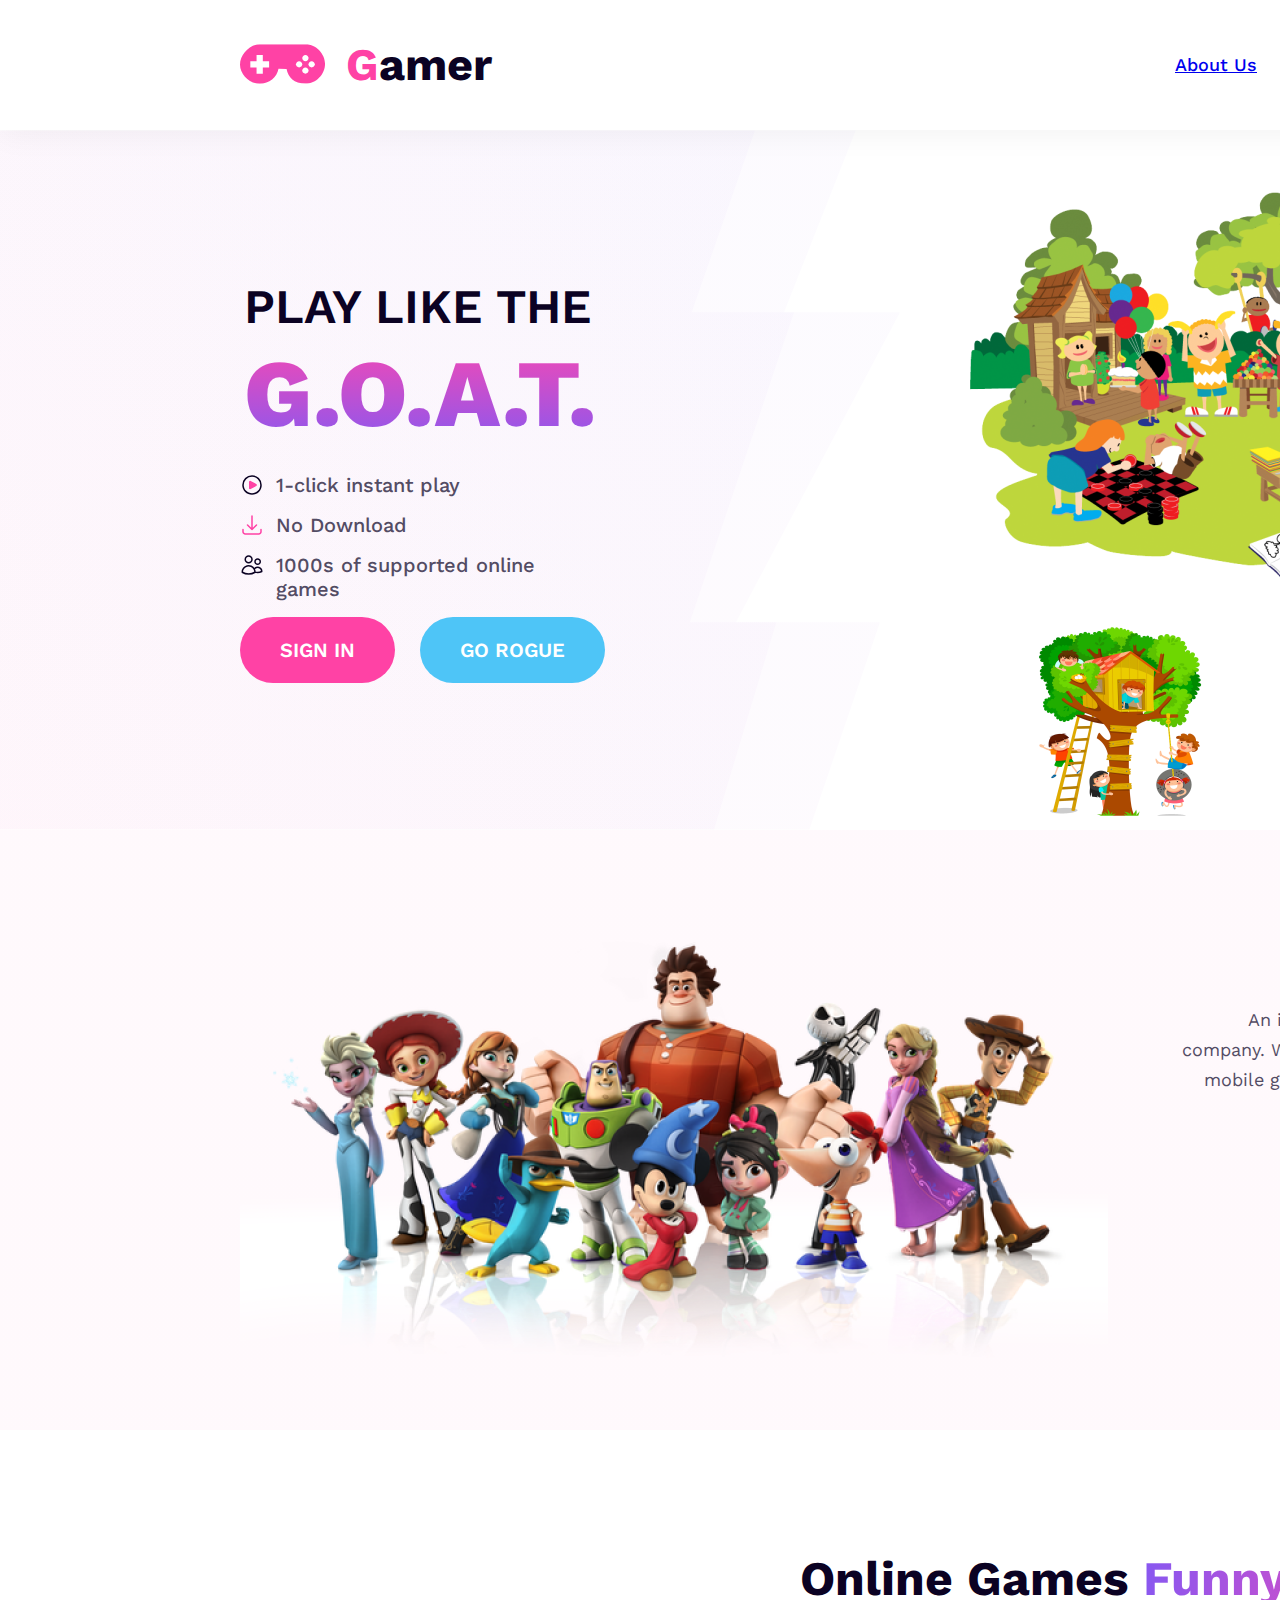
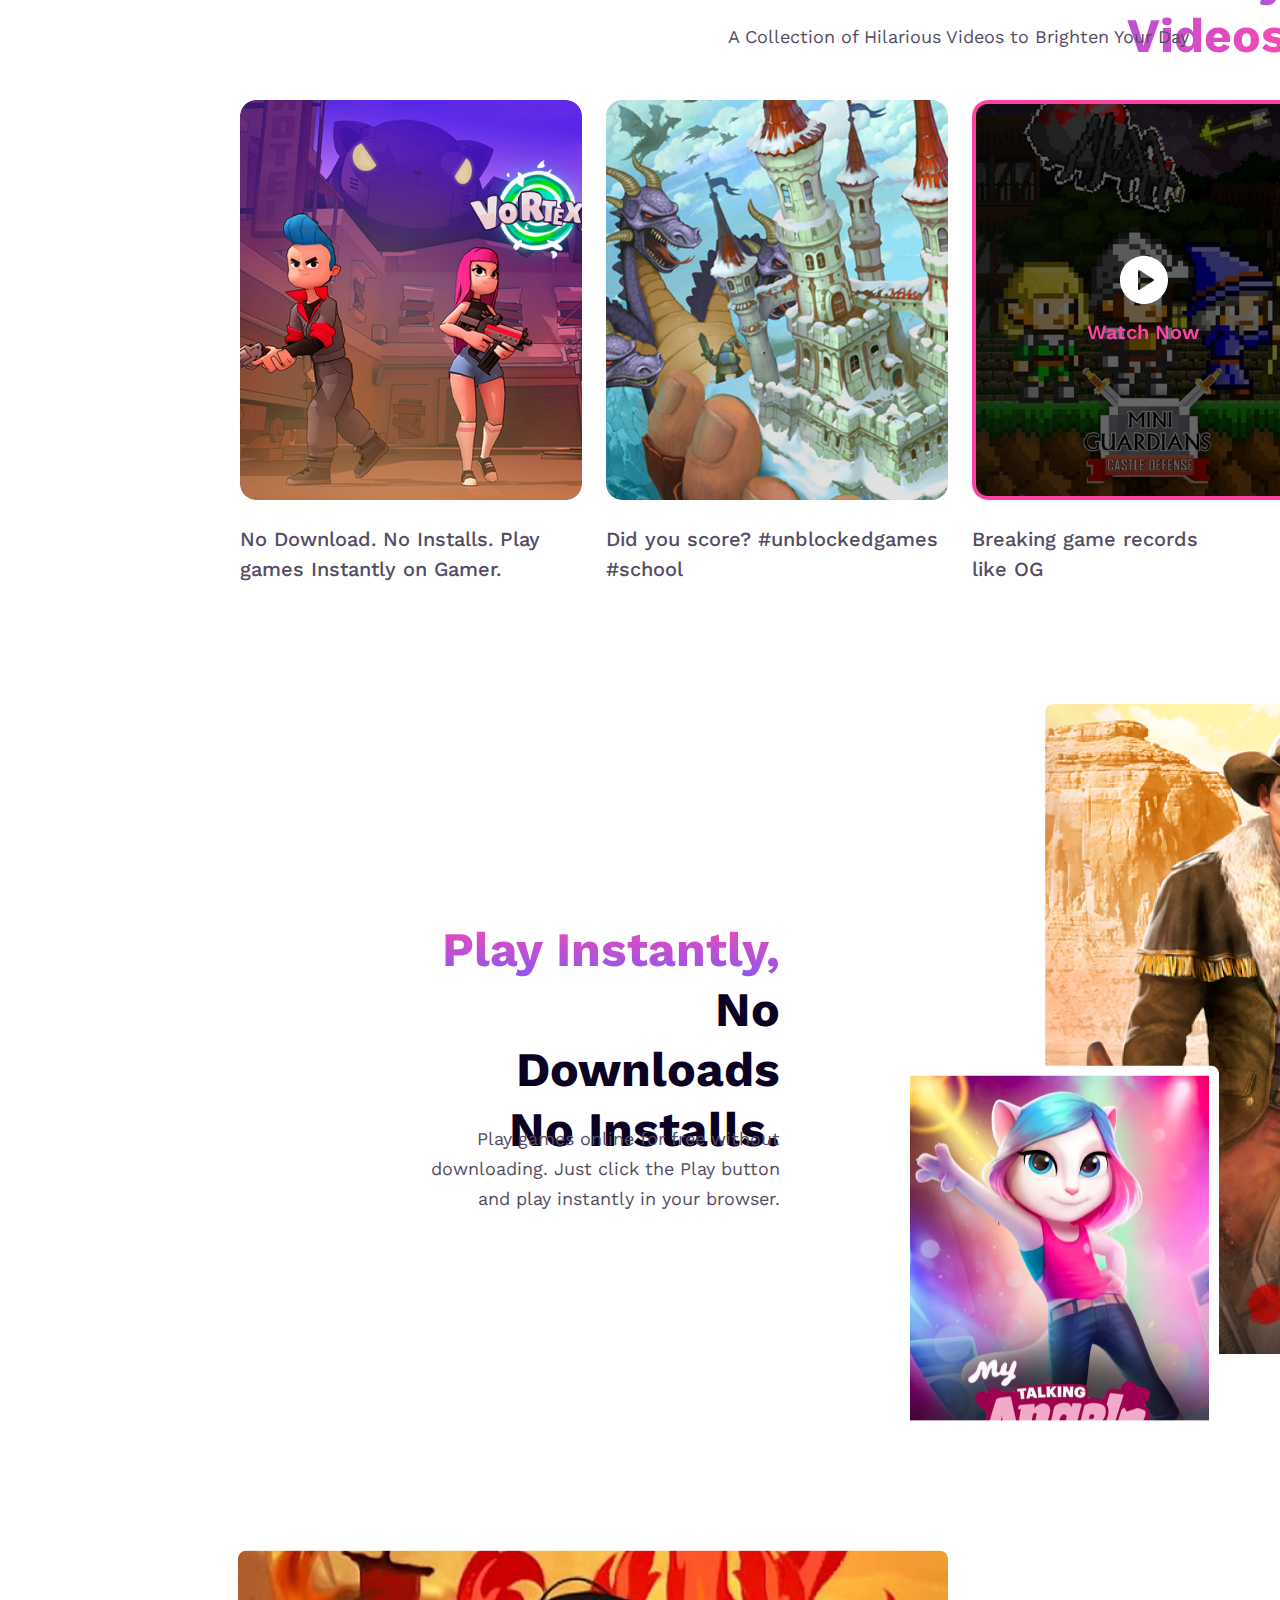
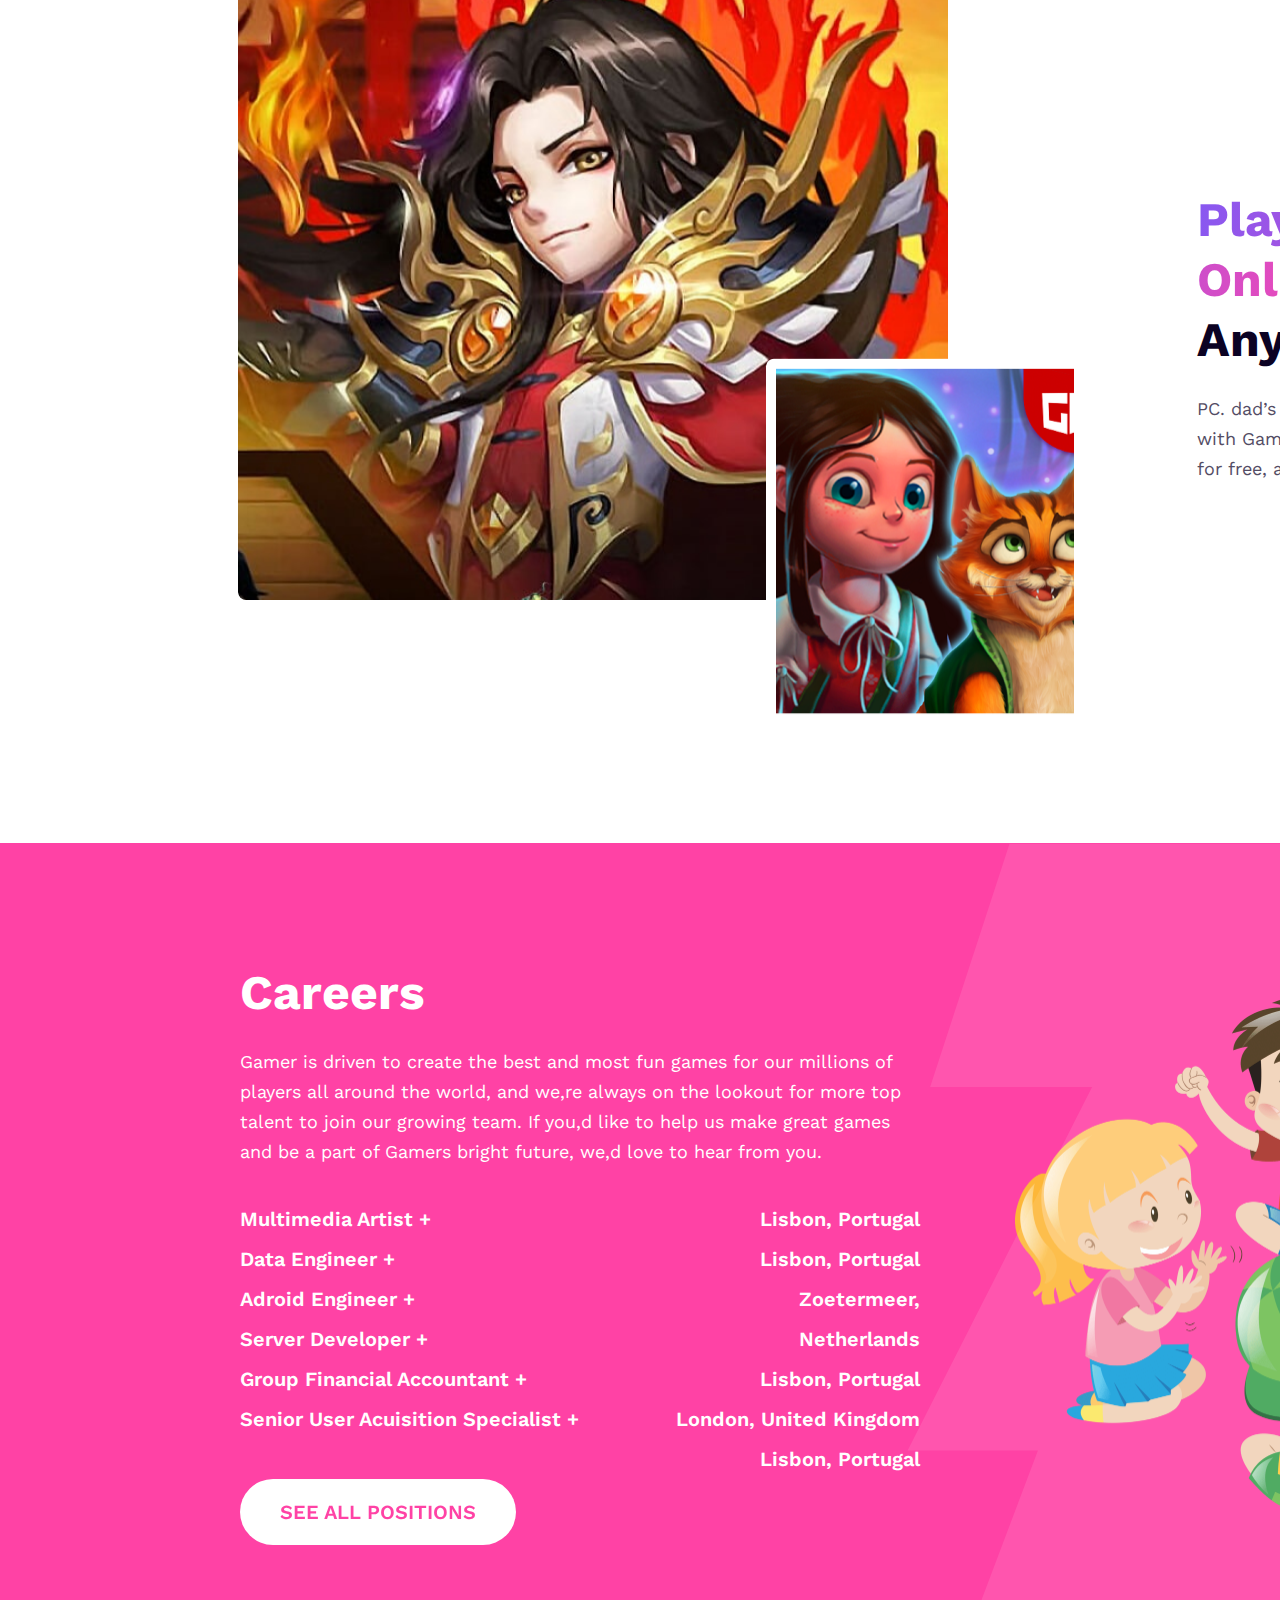
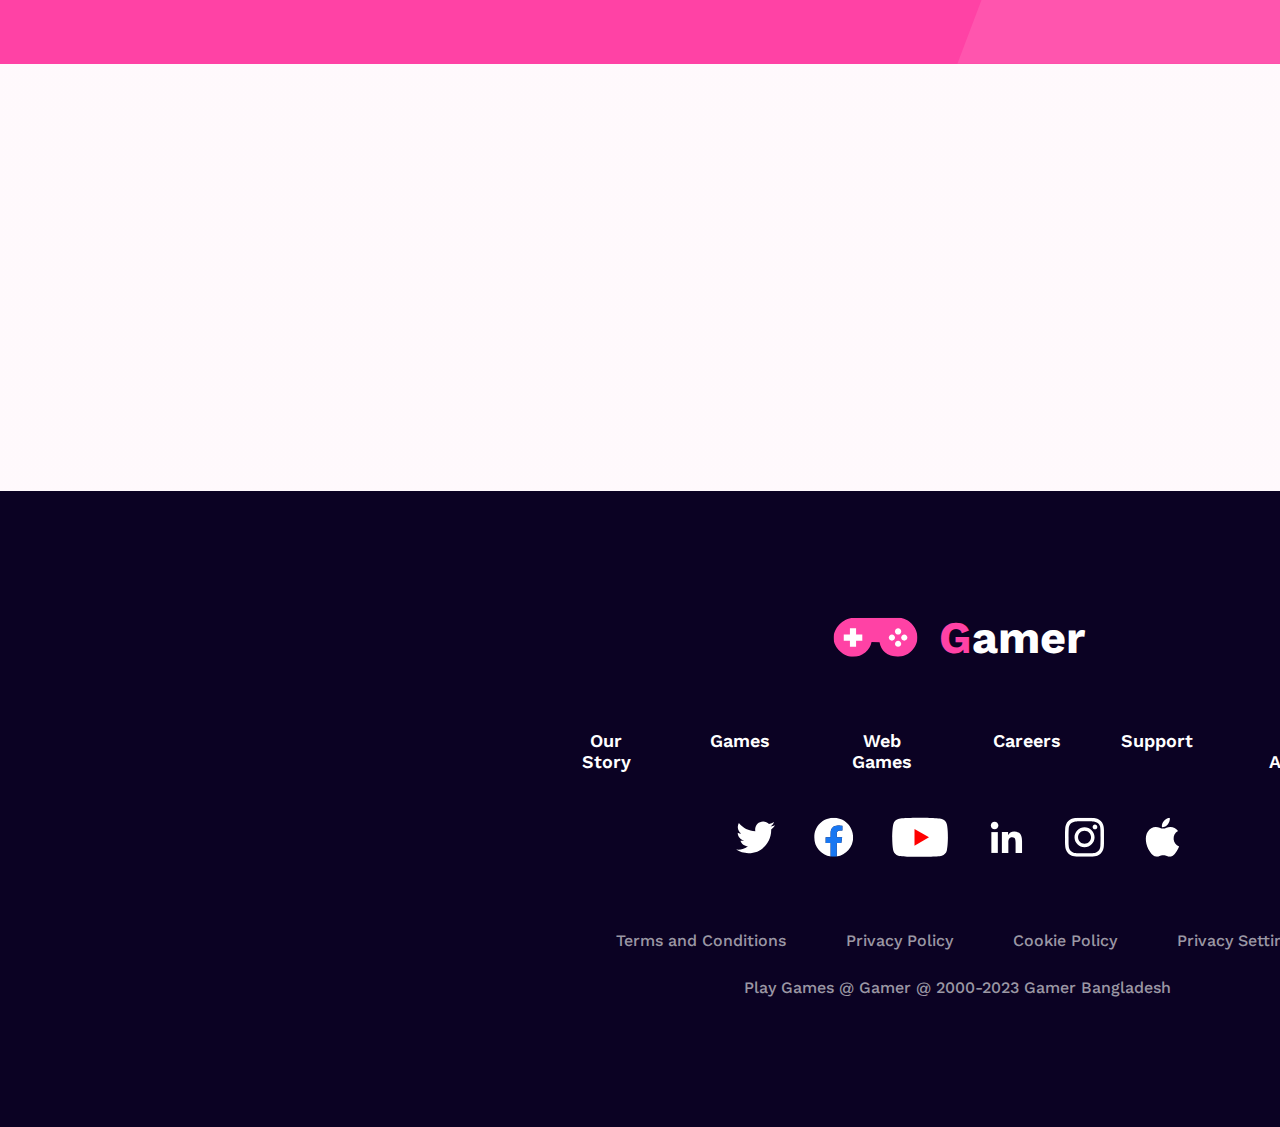
<file: index.html>
<!DOCTYPE html>
<html>

<head>
  <meta charset="utf-8" />
  <meta name="viewport" content="initial-scale=1, width=device-width" />
  <link rel="stylesheet" href="./global.css" />
  <link rel="stylesheet" href="./index.css" />
  <link rel="stylesheet"
    href="https://fonts.googleapis.com/css2?family=Work Sans:wght@400;500;600;700;800&display=swap" />
</head>

<body>
  <div class="assignment-two-parent">
    <div class="assignment-two">
      <div class="nav">
        <div class="nav-child"></div>
        <div class="nav-bar">
          <div class="nar-left">
            <div class="gamer">
              <span class="g">G</span>
              <span class="amer">amer</span>
            </div>
            <img class="ft-logo-icon" alt="" src="./public/navlogo.svg" />
          </div>
          <div class="nav-right">
            <div class="links">
              <a class="about-us" href="#">About Us</a>
              <a class="developers" href="#">Developers</a>
            </div>
            <div class="follow-us">
              <div class="follow-us-bg"></div>
              <div class="follow-us-on">Follow Us On</div>
              <img class="follow-us-image-icon" alt="" src="./public/followusimage.svg" />
            </div>
          </div>
        </div>
      </div>
      <img class="header-section-icon" alt="" src="./public/headersection.svg" />

      <div class="pngwing-3-parent">
        <img class="pngwing-3-icon" alt="" src="./public/pngwing-3@2x.png" />

        <img class="pngwing-2-icon" alt="" src="./public/pngwing-2@2x.png" />

        <img class="pngwing-1-icon" alt="" src="./public/pngwing-1@2x.png" />
      </div>
      <div class="header-dc">
        <div class="header-dc-inner">
          <div class="header-dc-inner">
            <div class="play-like-the-parent">
              <div class="play-like-the">Play Like The</div>
              <div class="goat">G.O.A.T.</div>
            </div>
            <div class="group-container">
              <div class="click-instant-play-parent">
                <div class="click-instant-play">1-Click instant play</div>
                <img class="frame-icon" alt="" src="./public/frame.svg" />
              </div>
              <div class="no-download-parent">
                <div class="no-download">No Download</div>
                <img class="frame-icon" alt="" src="./public/frame1.svg" />
              </div>
              <div class="s-of-supported-online-games-parent">
                <div class="no-download">1000s of supported online games</div>
                <img class="frame-icon" alt="" src="./public/frame2.svg" />
              </div>
            </div>
          </div>
        </div>
        <div class="frame-parent">
          <div class="sign-in-wrapper">
            <div class="sign-in">Sign In</div>
          </div>
          <div class="go-rogue-wrapper">
            <div class="sign-in">Go Rogue</div>
          </div>
        </div>
      </div>
      <div class="assignment-two-child"></div>
      <div class="group-div">
        <div class="we-are-gamer-parent">
          <b class="we-are-gamer">We are gamer</b>
          <div class="an-international-digital">
            An international digital games and entertainment company. We
            develop, publish and distribute multiplayer mobile games. We reach
            over 400 million players each month and our audience keeps
            growing.
          </div>
        </div>
        <div class="our-purpose-unleash-container">
          <p class="our-purpose">Our purpose...</p>
          <p class="unleash-the-gamer-in-everyone">
            <b>“unleash the gamer in everyone”</b>
          </p>
        </div>
        <div class="know-more-wrapper">
          <div class="sign-in">know more</div>
        </div>
      </div>
      <img class="pngwing-4-icon" alt="" src="./public/pngwing-4@2x.png" />

      <div class="online-games-funny-videos-parent">
        <b class="online-games-funny-container">
          <span>Online Games</span>
          <span class="funny-videos"> Funny Videos</span>
        </b>
        <div class="a-collection-of">
          A Collection of Hilarious Videos to Brighten Your Day
        </div>
      </div>
      <div class="rectangle-parent">
        <img class="group-child" alt="" src="./public/rectangle-4@2x.png" />

        <div class="no-download-no">
          No Download. No Installs. Play games Instantly on Gamer.
        </div>
      </div>
      <div class="rectangle-group">
        <img class="group-child" alt="" src="./public/rectangle-41@2x.png" />

        <div class="no-download-no">
          Did you score? #unblockedgames #school
        </div>
      </div>
      <img class="assignment-two-item" alt="" src="./public/rectangle-42@2x.png" />

      <div class="breaking-game-records">Breaking game records like OG</div>
      <div class="rectangle-container">
        <img class="group-child" alt="" src="./public/rectangle-43@2x.png" />

        <div class="no-download-no">
          Busted gaming on school laptop, but you are still lit.
        </div>
      </div>
      <div class="group-parent1">
        <img class="group-icon" alt="" src="./public/group-28.svg" />

        <div class="watch-now">Watch Now</div>
      </div>
      <div class="group-parent2">
        <div class="rectangle-parent1">
          <img class="rectangle-icon" alt="" src="./public/rectangle-5@2x.png" />

          <img class="group-child1" alt="" src="./public/rectangle-6@2x.png" />
        </div>
        <div class="play-instantly-no-downloads-n-parent">
          <b class="play-instantly-no-container">
            <p class="play-instantly">Play Instantly,</p>
            <p class="no-downloads">No Downloads</p>
            <p class="no-downloads">No Installs.</p>
          </b>
          <div class="play-games-online">
            Play games online for free without downloading. Just click the
            Play button and play instantly in your browser.
          </div>
        </div>
      </div>
      <div class="group-parent3">
        <div class="rectangle-parent2">
          <img class="group-child2" alt="" src="./public/rectangle-61@2x.png" />

          <img class="group-child3" alt="" src="./public/rectangle-7@2x.png" />
        </div>
        <div class="play-games-online-anywhere-an-parent">
          <b class="play-games-online-container">
            <span class="funny-videos">Play Games Online </span>
            <span>Anywhere, Anytime!</span>
          </b>
          <div class="pc-dads-phone">
            PC. dad’s phone, mom’s tablet, or your Chromebook, with Gamer you
            can play your favorite games online for free, any time, anywhere ,
            on any device.
          </div>
        </div>
      </div>
      <div class="assignment-two-inner"></div>
      <div class="rectangle-div"></div>
      <div class="group-parent4">
        <div class="careers-parent">
          <b class="careers">Careers</b>
          <div class="gamer-is-driven">
            Gamer is driven to create the best and most fun games for our
            millions of players all around the world, and we,re always on the
            lookout for more top talent to join our growing team. If you,d
            like to help us make great games and be a part of Gamers bright
            future, we,d love to hear from you.
          </div>
        </div>
        <div class="multimedia-artist-container">
          <p class="no-downloads">Multimedia Artist +</p>
          <p class="no-downloads">Data Engineer +</p>
          <p class="no-downloads">Adroid Engineer +</p>
          <p class="no-downloads">Server Developer +</p>
          <p class="no-downloads">Group Financial Accountant +</p>
          <p class="no-downloads">Senior User Acuisition Specialist +</p>
        </div>
        <div class="lisbon-portugal-lisbon-container">
          <p class="no-downloads">Lisbon, Portugal</p>
          <p class="no-downloads">Lisbon, Portugal</p>
          <p class="no-downloads">Zoetermeer, Netherlands</p>
          <p class="no-downloads">Lisbon, Portugal</p>
          <p class="no-downloads">London, United Kingdom</p>
          <p class="no-downloads">Lisbon, Portugal</p>
        </div>
        <div class="see-all-positions-wrapper">
          <div class="see-all-positions">See all positions</div>
        </div>
      </div>
      <div class="pngwing-5-parent">
        <img class="pngwing-5-icon" alt="" src="./public/pngwing-5@2x.png" />

        <img class="vector-icon" alt="" src="./public/vector-2.svg" />
      </div>
      <div class="game-section">
        <div class="game-bg">
          <div class="game-bg-inner">
            <img class="group-child4" alt="" src="./public/rectangle-11@2x.png" />
          </div>
          <div class="educational-games">
            <div class="rectangle-parent3">
              <div class="group-child5"></div>
              <div class="role-palying-games">Educational Games</div>
            </div>
            <img class="educational-games-child" alt="" src="./public/rectangle-111@2x.png" />
          </div>
          <div class="word-games">
            <div class="rectangle-parent4">
              <div class="group-child6"></div>
              <div class="role-palying-games">Word Games</div>
            </div>
            <img class="educational-games-child" alt="" src="./public/rectangle-112@2x.png" />
          </div>
          <div class="rp-games">
            <div class="rectangle-parent5">
              <div class="group-child7"></div>
              <div class="role-palying-games">Role Palying Games</div>
            </div>
            <img class="educational-games-child" alt="" src="./public/rectangle-113@2x.png" />
          </div>
          <div class="strategy-games">
            <div class="rectangle-parent6">
              <div class="group-child8"></div>
              <div class="role-palying-games">Strategy Games</div>
            </div>
            <img class="educational-games-child" alt="" src="./public/rectangle-114@2x.png" />
          </div>
          <div class="rectangle-parent7">
            <div class="group-child9"></div>
            <div class="role-palying-games">Action Games</div>
          </div>
          <div class="adventure-games">
            <div class="rectangle-parent8">
              <div class="group-child10"></div>
              <div class="role-palying-games">Adventure Games</div>
            </div>
            <img class="educational-games-child" alt="" src="./public/rectangle-115@2x.png" />
          </div>
          <div class="arcade-games">
            <div class="rectangle-parent9">
              <div class="group-child11"></div>
              <div class="arcade-games1">Arcade Games</div>
            </div>
            <img class="educational-games-child" alt="" src="./public/rectangle-116@2x.png" />
          </div>
          <div class="ma-games">
            <div class="rectangle-parent10">
              <div class="group-child12"></div>
              <div class="role-palying-games">Music & Audio Games</div>
            </div>
            <img class="educational-games-child" alt="" src="./public/rectangle-117@2x.png" />
          </div>
          <div class="puzzle-games">
            <div class="rectangle-parent11">
              <div class="group-child13"></div>
              <div class="role-palying-games">Puzzle Games</div>
            </div>
            <img class="educational-games-child" alt="" src="./public/rectangle-118@2x.png" />
          </div>
        </div>
      </div>
      <div class="footer">
        <div class="footer-child"></div>
        <div class="footer-content">
          <div class="footer-content-dec">
            <div class="footer-dec">
              <div class="terms-and-conditions">Terms and Conditions</div>
              <div class="terms-and-conditions">Privacy Policy</div>
              <div class="terms-and-conditions">Cookie Policy</div>
              <div class="terms-and-conditions">Privacy Settings</div>
            </div>
            <div class="footer-copyrignt">
              <div class="terms-and-conditions">
                Play Games @ Gamer @ 2000-2023 Gamer Bangladesh
              </div>
            </div>
          </div>
          <div class="footer-logo">
            <b class="gamer">
              <span class="g">G</span>
              <span>amer</span>
            </b>
            <img class="ft-logo-icon" alt="" src="./public/ftlogo.svg" />
          </div>
          <div class="footer-links">
            <div class="our-story">Our Story</div>
            <div class="our-story">Games</div>
            <div class="our-story">Web Games</div>
            <div class="our-story">Careers</div>
            <div class="our-story">Support</div>
            <div class="our-story">My Account</div>
          </div>
          <img class="footer-social-links-icon" alt="" src="./public/footersociallinks.svg" />
        </div>
      </div>
    </div>
  </div>
</body>

</html>
</file>
<file: global.css>
body {
  margin: 0;
  line-height: normal;
}

:root {
  /* fonts */
  --font-work-sans: "Work Sans";

  /* font sizes */
  --font-size-lg: 18px;
  --font-size-26xl: 45px;
  --font-size-base: 16px;
  --font-size-xl: 20px;
  --font-size-29xl: 48px;
  --font-size-13xl: 32px;
  --font-size-5xl: 24px;
  --font-size-76xl: 95px;

  /* Colors */
  --color-white: #fff;
  --color-darkslategray: #3c354f;
  --color-gray-100: #0b0223;
  --color-gray-200: rgba(255, 255, 255, 0.6);
  --color-gray-300: rgba(11, 2, 35, 0.1);
  --color-dimgray: #534c64;
  --color-deepskyblue: #4ec5f7;

  /* Gaps */
  --gap-41xl: 60px;

  /* Paddings */
  --padding-3xs: 10px;
  --padding-2xl: 21px;
  --padding-21xl: 40px;

  /* border radiuses */
  --br-5xs: 8px;
  --br-31xl: 50px;
  --br-29xl: 48px;
  --br-base: 16px;
}
</file>
<file: index.css>
.header-section-icon {
  position: absolute;
  top: 130px;
  left: 0;
  width: 900px;
  height: 700px;
}

.pngwing-1-icon,
.pngwing-2-icon,
.pngwing-3-icon {
  position: absolute;
  top: 446px;
  left: 358.55px;
  width: 360.89px;
  height: 235.02px;
  object-fit: cover;
}

.pngwing-1-icon,
.pngwing-2-icon {
  top: 468px;
  left: 44px;
  width: 213px;
  height: 213px;
}

.pngwing-1-icon {
  top: 0;
  left: 0;
  width: 711px;
  height: 446px;
}

.pngwing-3-parent {
  position: absolute;
  top: 149px;
  left: 969px;
  width: 719.45px;
  height: 681.02px;
}

.goat,
.play-like-the {
  position: absolute;
  top: 0;
  left: 4px;
  text-transform: uppercase;
  font-weight: 600;
}

.goat {
  top: 60px;
  font-size: 95px;
  font-family: Work Sans;
  font-weight: 800;
  text-transform: uppercase;
  word-wrap: break-word;
  background: linear-gradient(180deg, #f948b2, #8758f1);
  -webkit-background-clip: text;
  -webkit-text-fill-color: transparent;
}

.play-like-the-parent {
  position: absolute;
  top: 0;
  left: 0;
  width: 355px;
  height: 171px;
}

.click-instant-play {
  position: absolute;
  top: 0;
  left: 36px;
  text-transform: lowercase;
  font-weight: 500;
}

.click-instant-play-parent,
.frame-icon {
  position: absolute;
  top: 0;
  left: 0;
  height: 24px;
}

.frame-icon {
  width: 24px;
  overflow: hidden;
}

.click-instant-play-parent {
  width: 223px;
  text-align: center;
}

.no-download {
  position: absolute;
  top: 0;
  left: 36px;
  font-weight: 500;
}

.no-download-parent {
  position: absolute;
  top: 40px;
  left: 0;
  width: 167px;
  height: 24px;
}

.s-of-supported-online-games-parent {
  top: 80px;
  height: 24px;
}

.group-container,
.header-dc-inner,
.s-of-supported-online-games-parent {
  position: absolute;
  left: 0;
  width: 362px;
}

.group-container {
  top: 195px;
  height: 104px;
  text-align: left;
  font-size: var(--font-size-xl);
  color: var(--color-dimgray);
}

.header-dc-inner {
  top: 0;
  height: 299px;
}

.sign-in {
  position: relative;
  text-transform: uppercase;
  font-weight: 600;
}

.go-rogue-wrapper,
.sign-in-wrapper {
  position: absolute;
  top: 0;
  border-radius: var(--br-29xl);
  display: flex;
  /* flex-direction: row; */
  padding: var(--padding-2xl) var(--padding-21xl);
}

.sign-in-wrapper {
  left: 0;
  background: linear-gradient(90deg, #ff42a5, #ff42a5);
}

.sign-in-wrapper:hover {
  background: linear-gradient(90deg, #ff42a5, #ff42a5);
  box-shadow: 0 0 0 2px #ff42a5;
  transition: box-shadow 0.3s ease-in-out;
}

.go-rogue-wrapper:hover {
  background: linear-gradient(90deg, #3aa6ee, #3aa6ee);
  box-shadow: 0 0 0 2px #3aa6ee;
  transition: box-shadow 0.3s ease-in-out;
}

.go-rogue-wrapper {
  left: 180px;
  background-color: var(--color-deepskyblue);
}

.frame-parent,
.header-dc {
  position: absolute;
  width: 365px;
}

.frame-parent {
  top: 339px;
  left: 0;
  height: 65px;
  text-align: left;
  font-size: var(--font-size-xl);
  color: var(--color-white);
}

.header-dc {
  top: 278px;
  left: 240px;
  height: 404px;
  text-align: center;
  font-size: var(--font-size-29xl);
}

.assignment-two-child {
  position: absolute;
  top: 830px;
  left: 0;
  background: linear-gradient(90deg,
      rgba(255, 66, 165, 0.03),
      rgba(255, 66, 165, 0.03));
  width: 1920px;
  height: 600px;
}

.we-are-gamer {
  position: absolute;
  top: 0;
  left: 195px;
  background: linear-gradient(180deg, #f948b2, #8758f1);
  -webkit-background-clip: text;
  -webkit-text-fill-color: transparent;
}

.an-international-digital {
  position: absolute;
  top: 80px;
  left: 0;
  font-size: var(--font-size-lg);
  line-height: 30px;
  display: inline-block;
  width: 520px;
}

.we-are-gamer-parent {
  position: absolute;
  top: 0;
  left: 0;
  width: 520px;
  height: 200px;
}

.our-purpose {
  margin: 0;
  font-weight: 500;
}

.unleash-the-gamer-in-everyone {
  margin: 0;
  font-size: var(--font-size-13xl);
}

.our-purpose-unleash-container {
  position: absolute;
  top: 321px;
  left: 0;
  line-height: 45px;
  display: inline-block;
  width: 520px;
  font-size: var(--font-size-5xl);
}

.know-more-wrapper {
  position: absolute;
  top: 232px;
  left: 312px;
  border-radius: var(--br-29xl);
  background: linear-gradient(90deg, #ff42a5, #ff42a5);
  display: flex;
  flex-direction: row;
  padding: var(--padding-2xl) var(--padding-21xl);
  align-items: flex-start;
  justify-content: flex-start;
  text-align: left;
  font-size: var(--font-size-xl);
  color: var(--color-white);
}

.group-div {
  position: absolute;
  top: 925px;
  left: 1160px;
  width: 520px;
  height: 409px;
  text-align: right;
  font-size: var(--font-size-29xl);
  color: var(--color-dimgray);
}

.pngwing-4-icon {
  position: absolute;
  top: 885px;
  left: 240px;
  width: 868px;
  height: 489px;
  object-fit: cover;
}

.funny-videos {
  background: linear-gradient(280deg, #f948b2, #8758f1);
  -webkit-background-clip: text;
  -webkit-text-fill-color: transparent;
  font-size: 48px;
  font-family: Work Sans;
  font-weight: 700;
}

.a-collection-of,
.online-games-funny-container {
  position: absolute;
  top: 0;
  left: calc(50% - 327.5px);
}

.a-collection-of {
  top: 72px;
  left: calc(50% - 231.5px);
  font-size: var(--font-size-lg);
  line-height: 30px;
  color: var(--color-dimgray);
  text-align: center;
}

.online-games-funny-videos-parent {
  position: absolute;
  top: 1550px;
  left: calc(50% - 328px);
  width: 655px;
  height: 102px;
  text-align: right;
  font-size: var(--font-size-29xl);
}

.group-child {
  position: absolute;
  top: 0;
  left: 0;
  border-radius: var(--br-base);
  width: 342px;
  height: 400px;
  object-fit: cover;
}

.no-download-no {
  position: absolute;
  top: 424px;
  left: calc(50% - 171px);
  line-height: 30px;
  font-weight: 500;
  display: inline-block;
  width: 342px;
}

.rectangle-parent {
  left: 240px;
  height: 484px;
  color: var(--color-dimgray);
}

.rectangle-container:hover,
.rectangle-group:hover,
.rectangle-parent:hover {
  background: linear-gradient(180deg, #f948b2, #8758f1);
  border-radius: var(--br-base);
  color: var(--color-white);
  transition: 0.5s;
}

.assignment-two-item,
.rectangle-group,
.rectangle-parent {
  position: absolute;
  top: 1700px;
  width: 342px;
}

.rectangle-group {
  left: 606px;
  height: 484px;
  color: var(--color-dimgray);
}

.assignment-two-item {
  left: 972px;
  border-radius: var(--br-base);
  height: 400px;
  object-fit: cover;
}

.breaking-game-records {
  position: absolute;
  top: 2124px;
  left: calc(50% + 12px);
  line-height: 30px;
  font-weight: 500;
  color: var(--color-dimgray);
  display: inline-block;
  width: 244px;
}

.rectangle-container {
  position: absolute;
  top: 1700px;
  left: 1338px;
  width: 342px;
  height: 484px;
  color: var(--color-dimgray);
}

.group-icon {
  position: absolute;
  top: 0;
  left: 33px;
  width: 48px;
  height: 48px;
}

.watch-now {
  position: absolute;
  top: 64px;
  left: calc(50% - 56.5px);
  font-weight: 600;
  background: linear-gradient(90deg, #ff42a5, #ff42a5);
  -webkit-background-clip: text;
  -webkit-text-fill-color: transparent;
}

.group-parent1 {
  position: absolute;
  top: 1856px;
  left: 1087px;
  width: 113px;
  height: 87px;
  text-align: center;
}

.group-child1,
.rectangle-icon {
  position: absolute;
  top: 0;
  left: 145.17px;
  border-radius: var(--br-5xs);
  width: 634.83px;
  height: 650px;
  object-fit: cover;
}

.group-child1 {
  top: 360.75px;
  left: 0;
  width: 318.5px;
  height: 365.08px;
}

.rectangle-parent1 {
  position: absolute;
  top: 0;
  left: 473px;
  width: 780px;
  height: 725.83px;
}

.play-instantly {
  margin: 0;
  background: linear-gradient(180deg, #f948b2, #8758f1);
  -webkit-background-clip: text;
  -webkit-text-fill-color: transparent;
}

.no-downloads {
  margin: 0;
}

.play-instantly-no-container {
  position: absolute;
  top: 0;
  left: calc(50% - 164.5px);
  line-height: 60px;
}

.play-games-online {
  position: absolute;
  top: 204px;
  left: 0;
  font-size: var(--font-size-lg);
  line-height: 30px;
  color: var(--color-dimgray);
  display: inline-block;
  width: 353px;
}

.play-instantly-no-downloads-n-parent {
  position: absolute;
  top: 216px;
  left: calc(50% - 626.5px);
  width: 353px;
  height: 294px;
}

.group-parent2 {
  position: absolute;
  top: 2304px;
  left: 427px;
  width: 1253px;
  height: 725.83px;
  text-align: right;
  font-size: var(--font-size-29xl);
}

.group-child2,
.group-child3 {
  position: absolute;
  top: 0;
  left: 0;
  border-radius: var(--br-5xs);
  width: 710px;
  height: 650px;
  object-fit: cover;
}

.group-child3 {
  top: 408px;
  left: 528px;
  width: 318px;
  height: 365px;
}

.rectangle-parent2 {
  position: absolute;
  top: 0;
  left: 0;
  width: 846px;
  height: 773px;
}

.play-games-online-container {
  position: absolute;
  top: 0;
  left: calc(50% - 241.5px);
  line-height: 60px;
  display: inline-block;
  width: 426px;
}

.pc-dads-phone {
  position: absolute;
  top: 204px;
  left: 0;
  font-size: var(--font-size-lg);
  line-height: 30px;
  color: var(--color-dimgray);
  display: inline-block;
  width: 483px;
}

.play-games-online-anywhere-an-parent {
  position: absolute;
  top: 240px;
  left: calc(50% + 238px);
  width: 483px;
  height: 294px;
}

.group-parent3 {
  position: absolute;
  top: 3149.83px;
  left: 238px;
  width: 1442px;
  height: 773px;
  font-size: var(--font-size-29xl);
}

.assignment-two-inner {
  position: absolute;
  top: 4863.83px;
  left: 0;
  background: linear-gradient(90deg,
      rgba(255, 66, 165, 0.03),
      rgba(255, 66, 165, 0.03));
  width: 1920px;
  height: 427px;
}

.rectangle-div {
  position: absolute;
  top: 4042.83px;
  left: calc(50% - 960px);
  background: linear-gradient(90deg, #ff42a5, #ff42a5);
  width: 1920px;
  height: 821px;
}

.careers,
.gamer-is-driven {
  position: absolute;
  display: inline-block;
}

.careers {
  top: 0;
  left: calc(50% - 340px);
  line-height: 60px;
  width: 426px;
}

.gamer-is-driven {
  top: 84px;
  left: 0;
  font-size: var(--font-size-lg);
  line-height: 30px;
  width: 680px;
}

.careers-parent {
  position: absolute;
  top: 0;
  left: calc(50% - 340px);
  width: 680px;
  height: 204px;
  font-size: var(--font-size-29xl);
}

.lisbon-portugal-lisbon-container,
.multimedia-artist-container {
  position: absolute;
  top: 236px;
  left: 0;
  line-height: 40px;
  font-weight: 600;
}

.lisbon-portugal-lisbon-container {
  left: 434px;
  text-align: right;
}

.see-all-positions {
  position: relative;
  text-transform: uppercase;
  font-weight: 600;
  background: linear-gradient(90deg, #ff42a5, #ff42a5);
  -webkit-background-clip: text;
  -webkit-text-fill-color: transparent;
}

.see-all-positions-wrapper {
  position: absolute;
  top: 516px;
  left: 0;
  border-radius: var(--br-29xl);
  background-color: var(--color-white);
  display: flex;
  flex-direction: row;
  padding: var(--padding-2xl) var(--padding-21xl);
  align-items: flex-start;
  justify-content: flex-start;
}

.group-parent4 {
  position: absolute;
  top: 4162.83px;
  left: calc(50% - 720px);
  width: 680px;
  height: 581px;
  color: var(--color-white);
}

.pngwing-5-icon {
  position: absolute;
  top: 153px;
  left: 108px;
  width: 665px;
  height: 516px;
  object-fit: cover;
}

.pngwing-5-parent,
.vector-icon {
  position: absolute;
  top: 0;
  left: 0;
  width: 1013px;
  height: 821px;
}

.pngwing-5-parent {
  top: 4042.83px;
  left: 907px;
}

.game-bg-inner,
.group-child4 {
  position: absolute;
  top: 0;
  left: 0;
  width: 60px;
  height: 60px;
}

.group-child4 {
  border-radius: var(--br-31xl);
  object-fit: cover;
}

.game-bg-inner {
  display: none;
}

.group-child5 {
  border-radius: var(--br-31xl);
  background-color: var(--color-white);
}

.group-child5,
.rectangle-parent3 {
  position: absolute;
  top: 0;
  left: 0;
  width: 295px;
  height: 80px;
}

.educational-games-child {
  position: absolute;
  top: 10px;
  left: 10px;
  border-radius: var(--br-31xl);
  width: 60px;
  height: 60px;
  object-fit: cover;
}

.educational-games {
  position: absolute;
  top: -9.83px;
  left: 850px;
  width: 295px;
  height: 80px;
  display: none;
}

.group-child6 {
  position: absolute;
  border-radius: var(--br-31xl);
  background-color: var(--color-white);
  height: 80px;
}

.group-child6,
.rectangle-parent4 {
  top: 0;
  left: 0;
  width: 231px;
}

.group-child7,
.rectangle-parent4,
.word-games {
  position: absolute;
  height: 80px;
}

.word-games {
  top: -8.83px;
  left: 1158px;
  width: 231px;
  display: none;
}

.group-child7 {
  top: 0;
  left: 0;
  border-radius: var(--br-31xl);
  background-color: var(--color-white);
  width: 299px;
}

.role-palying-games {
  position: absolute;
  top: 29px;
  left: 86px;
  font-weight: 600;
}

.rectangle-parent5,
.rp-games {
  position: absolute;
  top: 0;
  left: 0;
  width: 299px;
  height: 80px;
}

.rp-games {
  top: 97.17px;
  left: 76px;
  display: none;
}

.group-child8 {
  border-radius: var(--br-31xl);
  background-color: var(--color-white);
}

.group-child8,
.rectangle-parent6,
.strategy-games {
  position: absolute;
  top: 0;
  left: 0;
  width: 262px;
  height: 80px;
}

.strategy-games {
  top: 97px;
  left: 1032px;
  display: none;
}

.group-child9,
.rectangle-parent7 {
  position: absolute;
  width: 243px;
  height: 80px;
}

.group-child9 {
  top: 0;
  left: 0;
  border-radius: var(--br-31xl);
  background-color: var(--color-white);
}

.rectangle-parent7 {
  top: -10px;
  left: -10px;
  display: none;
}

.group-child10 {
  border-radius: var(--br-31xl);
  background-color: var(--color-white);
}

.adventure-games,
.group-child10,
.rectangle-parent8 {
  position: absolute;
  top: 0;
  left: 0;
  width: 281px;
  height: 80px;
}

.adventure-games {
  top: -10px;
  left: 260px;
  display: none;
}

.group-child11 {
  position: absolute;
  top: 0;
  left: 0;
  border-radius: var(--br-31xl);
  background-color: var(--color-white);
  width: 248px;
  height: 80px;
}

.arcade-games1 {
  position: absolute;
  top: 29px;
  left: 86px;
  font-weight: 600;
  background: linear-gradient(90deg, #ff42a5, #ff42a5);
  -webkit-background-clip: text;
  -webkit-text-fill-color: transparent;
}

.arcade-games,
.rectangle-parent9 {
  position: absolute;
  top: 0;
  left: 0;
  width: 248px;
  height: 80px;
}

.arcade-games {
  top: -10px;
  left: 568px;
  display: none;
}

.group-child12 {
  border-radius: var(--br-31xl);
  background-color: var(--color-white);
}

.group-child12,
.ma-games,
.rectangle-parent10 {
  position: absolute;
  top: 0;
  left: 0;
  width: 317px;
  height: 80px;
}

.ma-games {
  top: 98.17px;
  left: 408px;
  display: none;
}

.group-child13 {
  border-radius: var(--br-31xl);
  background-color: var(--color-white);
}

.group-child13,
.puzzle-games,
.rectangle-parent11 {
  position: absolute;
  top: 0;
  left: 0;
  width: 244px;
  height: 80px;
}

.puzzle-games {
  top: 97.17px;
  left: 754px;
  display: none;
}

.footer-child,
.game-bg,
.game-section {
  position: absolute;
  top: 0;
  left: 0;
  width: 0;
  height: 0;
}

.footer-child,
.game-section {
  top: 4993.83px;
  left: 249px;
}

.footer-child {
  top: 0;
  left: 0;
  background-color: var(--color-gray-100);
  width: 1920px;
  height: 636px;
}

.terms-and-conditions {
  position: relative;
  font-weight: 500;
}

.footer-copyrignt,
.footer-dec {
  position: absolute;
  display: flex;
  flex-direction: row;
  padding: var(--padding-3xs);
  align-items: flex-start;
  justify-content: flex-start;
}

.footer-dec {
  top: 0;
  left: calc(50% - 354px);
  gap: var(--gap-41xl);
}

.footer-copyrignt {
  top: 47px;
  left: calc(50% - 226px);
}

.footer-content-dec {
  position: absolute;
  top: 310px;
  left: calc(50% - 354px);
  width: 708px;
  height: 86px;
  color: var(--color-gray-200);
}

.g {
  color: #FF42A5;
  font-size: 45px;
  font-family: Work Sans;
  font-weight: 700;
  word-wrap: break-word
}

.amer {
  color: #0B0223;
  font-size: 45px;
  font-family: Work Sans;
  font-weight: 700;
  word-wrap: break-word
}

.gamer {
  position: absolute;
  top: 0;
  left: 106.04px;
  display: flex;
}

.footer-logo,
.ft-logo-icon {
  position: absolute;
  top: 6px;
  left: 0;
  width: 86.04px;
  height: 40px;
}

.footer-logo {
  top: 0;
  left: 280px;
  width: 253.04px;
  height: 53px;
  font-size: var(--font-size-26xl);
}

.our-story {
  position: relative;
  font-weight: 600;
}

.footer-links {
  position: absolute;
  top: 109px;
  left: calc(50% - 407px);
  display: flex;
  flex-direction: row;
  padding: var(--padding-3xs);
  align-items: flex-start;
  justify-content: flex-start;
  gap: var(--gap-41xl);
  font-size: var(--font-size-lg);
}

.footer-social-links-icon {
  position: absolute;
  top: 206px;
  left: 178px;
  width: 457.13px;
  height: 40px;
}

.footer-content {
  position: absolute;
  top: 120px;
  left: calc(50% - 407px);
  width: 814px;
  height: 396px;
}

.footer {
  top: 5290.83px;
  width: 1920px;
  height: 636px;
  text-align: center;
  font-size: var(--font-size-base);
  color: var(--color-white);
}

.footer,
.nar-left,
.nav-child {
  position: absolute;
  left: 0;
}

.nav-child {
  top: 0;
  background-color: var(--color-white);
  box-shadow: 0 4px 30px rgba(0, 0, 0, 0.05);
  width: 1920px;
  height: 130px;
}

.nar-left {
  top: 1px;
  width: 253.04px;
  height: 53px;
}

.about-us,
.developers {
  position: absolute;
  top: 0;
  left: 0;
  font-weight: 500;
}

.developers {
  left: 113px;
}

.follow-us-bg,
.links {
  position: absolute;
  top: 17px;
  left: 0;
  width: 211px;
  height: 21px;
}

.follow-us-bg {
  top: 0;
  border-radius: var(--br-5xs);
  background-color: var(--color-gray-300);
  width: 262px;
  height: 56px;
}

.follow-us-on {
  position: absolute;
  top: 17px;
  left: 24px;
  font-weight: 500;
}

.follow-us-image-icon {
  position: absolute;
  top: 16px;
  left: 164px;
  width: 73.92px;
  height: 24px;
}

.follow-us {
  top: 0;
  left: 243px;
  width: 262px;
}

.follow-us,
.nav-bar,
.nav-right {
  position: absolute;
  height: 56px;
}

.nav-right {
  top: 0;
  left: 935px;
  width: 505px;
  font-size: var(--font-size-lg);
  color: var(--color-darkslategray);
}

.nav-bar {
  top: 37px;
  left: 240px;
  width: 1440px;
}

.assignment-two,
.nav {
  display: flex;
  position: absolute;
  top: 0;
  left: 0;
  width: 1920px;
}

.nav {
  height: 130px;
  text-align: center;
  font-size: var(--font-size-26xl);
}

.assignment-two {
  background-color: var(--color-white);
  height: 5927px;
  overflow: hidden;
}

.assignment-two-parent {
  position: relative;
  width: 100%;
  height: 5927px;
  text-align: left;
  font-size: var(--font-size-xl);
  color: var(--color-gray-100);
  font-family: var(--font-work-sans);
}


@media screen and (max-width: 576px) {
  .nav {
    flex-direction: column;
  }
}
</file>
